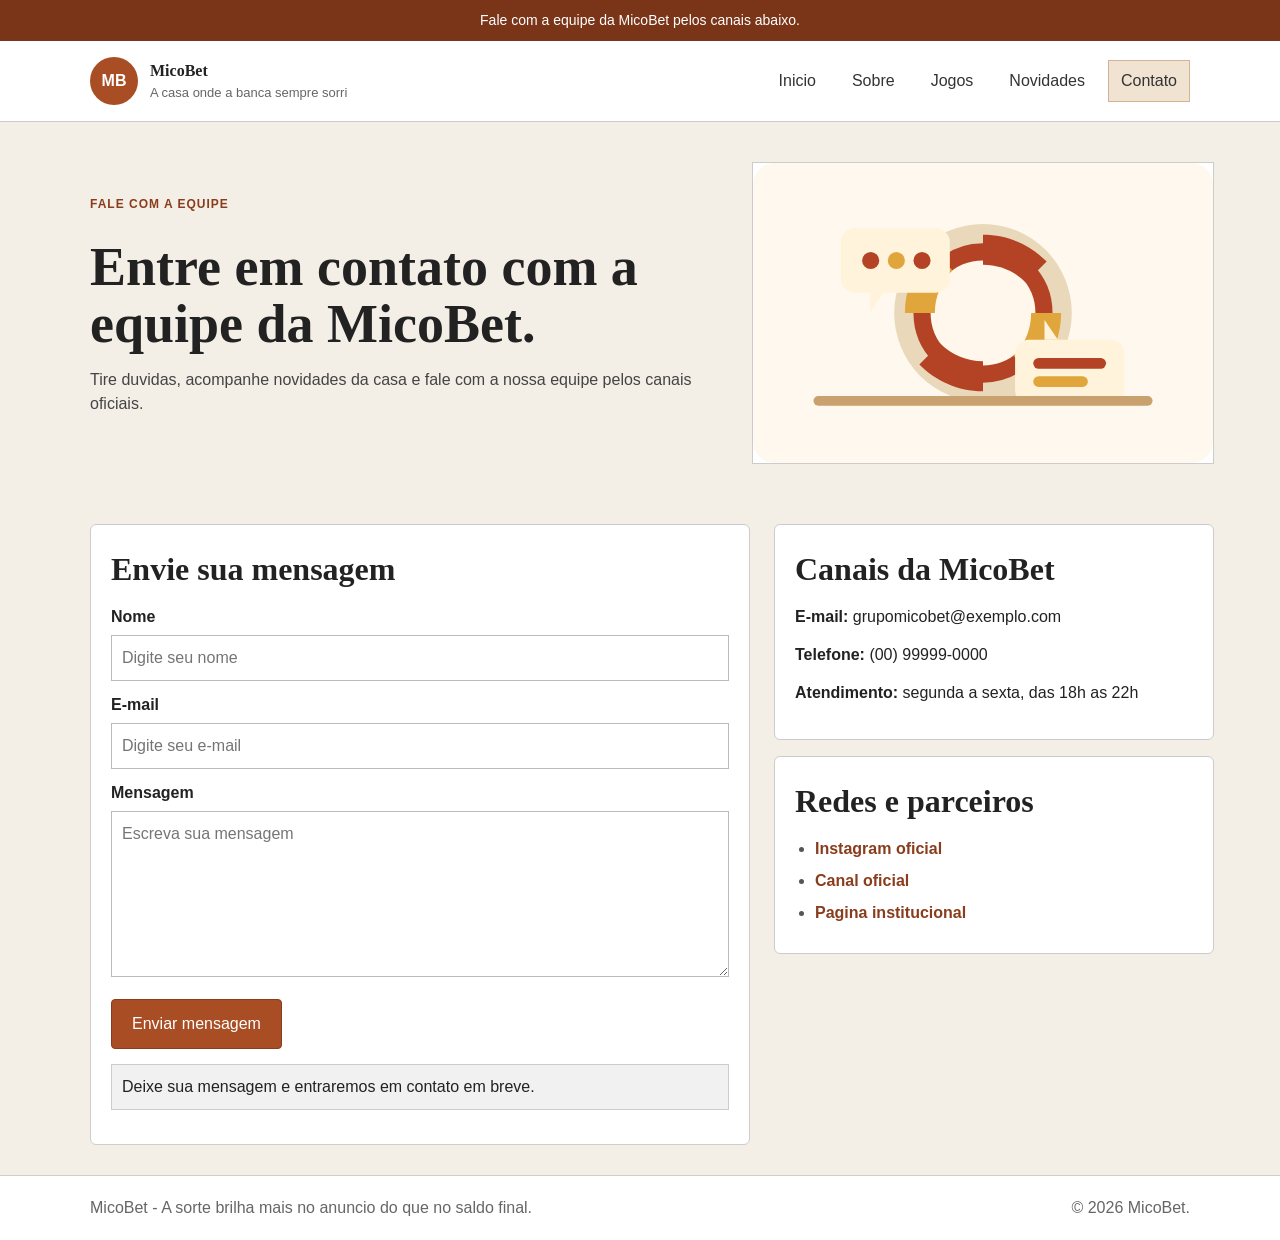
<file: contato.html>
<!DOCTYPE html>
<html lang="pt-BR">
<head>
    <meta charset="UTF-8">
    <meta name="viewport" content="width=device-width, initial-scale=1.0">
    <title>Contato | Fale com a equipe da MicoBet</title>
    <link rel="stylesheet" href="assets/css/estilo.css">
    <script src="assets/js/script.js" defer></script>
</head>
<body>
    <div class="announcement">
        <p>Fale com a equipe da MicoBet pelos canais abaixo.</p>
    </div>

    <header class="site-header">
        <div class="container site-header__inner">
            <a class="brand" href="index.html">
                <span class="brand__badge">MB</span>
                <span class="brand__text">
                    <strong>MicoBet</strong>
                    <small>A casa onde a banca sempre sorri</small>
                </span>
            </a>

            <button class="menu-toggle" type="button" aria-expanded="false" aria-label="Abrir menu">
                <span></span>
                <span></span>
                <span></span>
            </button>

            <nav class="site-nav">
                <a href="index.html">Inicio</a>
                <a href="sobre.html">Sobre</a>
                <a href="jogos.html">Jogos</a>
                <a href="novidades.html">Novidades</a>
                <a class="current" aria-current="page" href="contato.html">Contato</a>
            </nav>
        </div>
    </header>

    <main>
        <section class="page-hero page-top">
            <div class="container split-layout layout-grid layout-split">
                <div class="text-stack stack-md">
                    <p class="eyebrow">Fale com a equipe</p>
                    <h1>Entre em contato com a equipe da MicoBet.</h1>
                    <p>
                        Tire duvidas, acompanhe novidades da casa e fale com a nossa equipe pelos canais oficiais.
                    </p>
                </div>
                <div>
                    <img class="section-image" src="assets/images/contato-apoio.svg" alt="Ilustracao de contato e apoio">
                </div>
            </div>
        </section>

        <section class="section">
            <div class="container contact-layout layout-grid layout-contact">
                <form class="contact-form surface-card" id="formContato">
                    <h2>Envie sua mensagem</h2>

                    <label for="nome">Nome</label>
                    <input id="nome" name="nome" type="text" placeholder="Digite seu nome">

                    <label for="email">E-mail</label>
                    <input id="email" name="email" type="email" placeholder="Digite seu e-mail">

                    <label for="mensagem">Mensagem</label>
                    <textarea id="mensagem" name="mensagem" rows="6" placeholder="Escreva sua mensagem"></textarea>

                    <button class="button button--primary" type="submit">Enviar mensagem</button>
                    <p class="form-status" id="formStatus">Deixe sua mensagem e entraremos em contato em breve.</p>
                </form>

                <aside class="contact-sidebar stack-md">
                    <div class="aside-box surface-card card-pad">
                        <h2>Canais da MicoBet</h2>
                        <p><strong>E-mail:</strong> grupomicobet@exemplo.com</p>
                        <p><strong>Telefone:</strong> (00) 99999-0000</p>
                        <p><strong>Atendimento:</strong> segunda a sexta, das 18h as 22h</p>
                    </div>

                    <div class="aside-box surface-card card-pad">
                        <h2>Redes e parceiros</h2>
                        <ul class="social-links">
                            <li><a href="https://www.instagram.com/" target="_blank" rel="noopener noreferrer">Instagram oficial</a></li>
                            <li><a href="https://www.youtube.com/" target="_blank" rel="noopener noreferrer">Canal oficial</a></li>
                            <li><a href="https://www.linkedin.com/" target="_blank" rel="noopener noreferrer">Pagina institucional</a></li>
                        </ul>
                    </div>
                </aside>
            </div>
        </section>
    </main>

    <footer class="site-footer">
        <div class="container site-footer__inner">
            <p>MicoBet - A sorte brilha mais no anuncio do que no saldo final.</p>
            <p>&copy; <span id="anoAtual"></span> MicoBet.</p>
        </div>
    </footer>
</body>
</html>
</file>
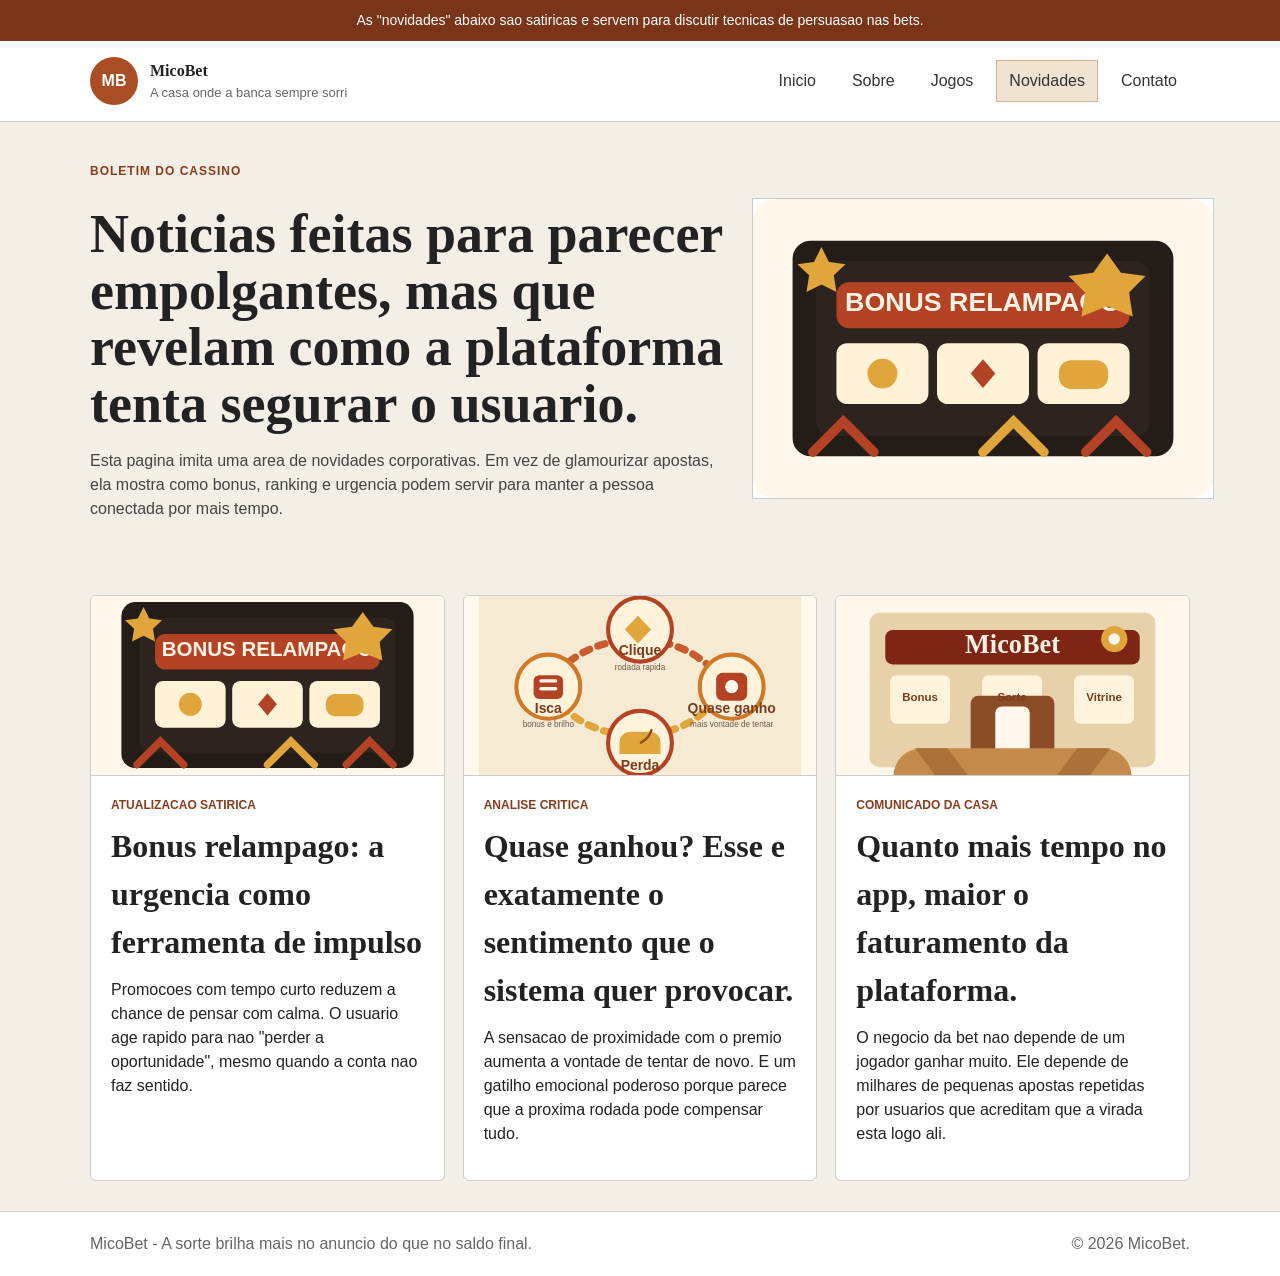
<file: novidades.html>
<!DOCTYPE html>
<html lang="pt-BR">
<head>
    <meta charset="UTF-8">
    <meta name="viewport" content="width=device-width, initial-scale=1.0">
    <title>Novidades | Noticias satiricas da MicoBet</title>
    <link rel="stylesheet" href="assets/css/estilo.css">
    <script src="assets/js/script.js" defer></script>
</head>
<body>
    <div class="announcement">
        <p>As "novidades" abaixo sao satiricas e servem para discutir tecnicas de persuasao nas bets.</p>
    </div>

    <header class="site-header">
        <div class="container site-header__inner">
            <a class="brand" href="index.html">
                <span class="brand__badge">MB</span>
                <span class="brand__text">
                    <strong>MicoBet</strong>
                    <small>A casa onde a banca sempre sorri</small>
                </span>
            </a>

            <button class="menu-toggle" type="button" aria-expanded="false" aria-label="Abrir menu">
                <span></span>
                <span></span>
                <span></span>
            </button>

            <nav class="site-nav">
                <a href="index.html">Inicio</a>
                <a href="sobre.html">Sobre</a>
                <a href="jogos.html">Jogos</a>
                <a class="current" aria-current="page" href="novidades.html">Novidades</a>
                <a href="contato.html">Contato</a>
            </nav>
        </div>
    </header>

    <main>
        <section class="page-hero page-top">
            <div class="container split-layout layout-grid layout-split">
                <div class="text-stack stack-md">
                    <p class="eyebrow">Boletim do cassino</p>
                    <h1>Noticias feitas para parecer empolgantes, mas que revelam como a plataforma tenta segurar o usuario.</h1>
                    <p>
                        Esta pagina imita uma area de novidades corporativas. Em vez de glamourizar apostas, ela
                        mostra como bonus, ranking e urgencia podem servir para manter a pessoa conectada por mais tempo.
                    </p>
                </div>
                <div>
                    <img class="section-image" src="assets/images/noticias-ilusao.svg" alt="Ilustracao satirica sobre propaganda de apostas">
                </div>
            </div>
        </section>

        <section class="section">
            <div class="container article-grid card-grid grid-three">
                <article class="article-card surface-card">
                    <img src="assets/images/noticias-ilusao.svg" alt="Tela de celular com promocoes exageradas">
                    <div>
                        <p class="article-card__meta">Atualizacao satirica</p>
                        <h2>Bonus relampago: a urgencia como ferramenta de impulso</h2>
                        <p>
                            Promocoes com tempo curto reduzem a chance de pensar com calma. O usuario age rapido para
                            nao "perder a oportunidade", mesmo quando a conta nao faz sentido.
                        </p>
                    </div>
                </article>

                <article class="article-card surface-card">
                    <img src="assets/images/ciclo-aposta.svg" alt="Ciclo visual de repeticao nas apostas">
                    <div>
                        <p class="article-card__meta">Analise critica</p>
                        <h2>Quase ganhou? Esse e exatamente o sentimento que o sistema quer provocar.</h2>
                        <p>
                            A sensacao de proximidade com o premio aumenta a vontade de tentar de novo. E um gatilho
                            emocional poderoso porque parece que a proxima rodada pode compensar tudo.
                        </p>
                    </div>
                </article>

                <article class="article-card surface-card">
                    <img src="assets/images/fachada-micobet.svg" alt="Fachada da empresa ficticia">
                    <div>
                        <p class="article-card__meta">Comunicado da casa</p>
                        <h2>Quanto mais tempo no app, maior o faturamento da plataforma.</h2>
                        <p>
                            O negocio da bet nao depende de um jogador ganhar muito. Ele depende de milhares de pequenas
                            apostas repetidas por usuarios que acreditam que a virada esta logo ali.
                        </p>
                    </div>
                </article>
            </div>
        </section>
    </main>

    <footer class="site-footer">
        <div class="container site-footer__inner">
            <p>MicoBet - A sorte brilha mais no anuncio do que no saldo final.</p>
            <p>&copy; <span id="anoAtual"></span> MicoBet.</p>
        </div>
    </footer>
</body>
</html>
</file>
<file: assets/css/estilo.css>
* {
    box-sizing: border-box;
}

body {
    margin: 0;
    min-width: 1200px;
    background: #f3eee6;
    color: #222;
    font-family: Arial, sans-serif;
    line-height: 1.5;
}

img {
    display: block;
    max-width: 100%;
}

a {
    color: #8a3d1d;
    text-decoration: none;
}

button,
input,
textarea {
    font: inherit;
}

button {
    border: 0;
}

p {
    margin: 0 0 14px;
}

ul {
    margin: 0;
    padding-left: 20px;
}

h1,
h2,
h3,
.brand__text strong {
    font-family: Georgia, "Times New Roman", serif;
}

h1 {
    margin: 0;
    font-size: 54px;
    line-height: 1.05;
}

h2 {
    margin: 0 0 12px;
    font-size: 32px;
}

h3 {
    margin: 0 0 8px;
    font-size: 22px;
}

.container {
    width: 1100px;
    margin: 0 auto;
}

.announcement {
    padding: 10px 15px;
    background: #7a3519;
    color: #fff;
    text-align: center;
    font-size: 14px;
}

.announcement p {
    margin: 0;
}

.site-header {
    background: #fff;
    border-bottom: 1px solid #ccc;
}

.site-header__inner {
    display: flex;
    align-items: center;
    justify-content: space-between;
    gap: 20px;
    padding: 16px 0;
}

.brand {
    display: flex;
    align-items: center;
    gap: 12px;
    color: #222;
}

.brand__badge {
    width: 48px;
    height: 48px;
    border-radius: 50%;
    background: #a94d24;
    color: #fff;
    display: flex;
    align-items: center;
    justify-content: center;
    font-weight: bold;
}

.brand__text {
    display: block;
}

.brand__text small {
    display: block;
    color: #666;
    font-size: 13px;
}

.site-nav {
    display: flex;
    gap: 10px;
}

.site-nav a {
    padding: 8px 12px;
    color: #333;
    border: 1px solid transparent;
}

.site-nav a.current,
.site-nav a:hover {
    background: #f1e3d2;
    border-color: #d4b394;
}

.menu-toggle {
    display: none;
}

.page-top {
    padding: 40px 0 30px;
}

.section {
    padding: 30px 0;
}

.section--contrast {
    background: #ece2d2;
    border-top: 1px solid #d5c5ae;
    border-bottom: 1px solid #d5c5ae;
}

.layout-grid {
    display: grid;
    gap: 24px;
}

.layout-split {
    grid-template-columns: 58% 42%;
    align-items: center;
}

.layout-rail {
    grid-template-columns: 65% 35%;
    align-items: start;
}

.layout-contact {
    grid-template-columns: 60% 40%;
    align-items: start;
}

.stack-md {
    display: grid;
    gap: 16px;
}

.card-grid {
    display: grid;
    gap: 18px;
}

.grid-three {
    grid-template-columns: repeat(3, 1fr);
}

.grid-two {
    grid-template-columns: repeat(2, 1fr);
}

.surface-card {
    background: #fff;
    border: 1px solid #ccc;
    border-radius: 6px;
}

.card-pad {
    padding: 20px;
}

.section-heading,
.hero__content,
.text-stack {
    max-width: 100%;
}

.eyebrow {
    margin: 0 0 10px;
    color: #8a3d1d;
    font-size: 12px;
    font-weight: bold;
    text-transform: uppercase;
    letter-spacing: 1px;
}

.lead,
.text-stack p:not(.eyebrow) {
    color: #444;
}

.hero__actions {
    display: flex;
    gap: 10px;
    margin: 18px 0;
}

.button {
    display: inline-block;
    padding: 12px 20px;
    background: #a94d24;
    color: #fff;
    border: 1px solid #8a3d1d;
    border-radius: 4px;
    cursor: pointer;
}

.button--ghost {
    background: #fff;
    color: #8a3d1d;
}

.fact-card strong {
    display: block;
    margin-bottom: 6px;
    color: #8a3d1d;
    font-size: 28px;
}

.fact-card span,
.mini-note,
.history-list,
.check-list,
.social-links,
.stat-box span {
    color: #555;
}

.info-card__number {
    display: inline-flex;
    align-items: center;
    justify-content: center;
    width: 38px;
    height: 38px;
    margin-bottom: 12px;
    background: #f1e3d2;
    color: #8a3d1d;
    border-radius: 50%;
    font-weight: bold;
}

.panel-card,
.article-card {
    overflow: hidden;
}

.panel-card {
    display: flex;
}

.panel-card img {
    width: 40%;
    object-fit: cover;
}

.panel-card div,
.article-card div {
    padding: 20px;
}

.text-link,
.social-links a {
    color: #8a3d1d;
    font-weight: bold;
}

.section-image {
    width: 100%;
    border: 1px solid #ccc;
    background: #fff;
}

.check-list li,
.social-links li,
.history-list li {
    margin-bottom: 8px;
}

.timeline__item {
    display: grid;
    grid-template-columns: 90px 1fr;
    gap: 15px;
    align-items: start;
    padding: 15px;
}

.timeline__item span {
    display: inline-block;
    padding: 8px 10px;
    background: #f1e3d2;
    color: #8a3d1d;
    font-weight: bold;
    text-align: center;
}

.team-card {
    text-align: center;
}

.team-card img {
    width: 180px;
    max-width: 100%;
    margin: 0 auto 12px;
}

.mascot-card {
    padding: 20px;
    text-align: center;
}

.mascot-card img {
    width: 320px;
    max-width: 100%;
    margin: 0 auto;
}

.warning-card {
    background: #fff7e7;
}

.saldo-card {
    display: grid;
    grid-template-columns: 150px 1fr;
    gap: 20px;
    padding: 20px;
    background: #fff7eb;
}

.saldo-card strong {
    display: block;
    margin-bottom: 6px;
    color: #8a3d1d;
    font-size: 42px;
}

.saldo-card__label {
    display: block;
    margin-bottom: 6px;
    color: #555;
    font-size: 14px;
}

.slot-machine__intro {
    margin-bottom: 15px;
}

.slot-machine__cabinet {
    padding: 15px;
    background: #eeeeee;
    border: 1px solid #bbb;
    border-radius: 6px;
}

.slot-machine__lights {
    display: none;
}

.slot-machine__screen {
    padding: 15px;
    background: #fff;
    border: 1px solid #bbb;
    border-radius: 6px;
}

.slot-machine__bar {
    display: flex;
    justify-content: space-between;
    gap: 12px;
    margin-bottom: 15px;
    color: #444;
    font-size: 14px;
}

.slot-reels {
    display: grid;
    grid-template-columns: repeat(3, 1fr);
    gap: 15px;
}

.slot-reel {
    min-height: 160px;
    padding: 10px;
    border: 2px solid #999;
    border-radius: 6px;
    background: #f8f8f8;
    display: flex;
    align-items: center;
    justify-content: center;
}

.slot-reel::before,
.slot-reel::after {
    display: none;
}

.slot-reel.is-spinning {
    background: #ececec;
}

.slot-symbol {
    width: 100%;
    min-height: 120px;
    padding: 20px 10px;
    border-radius: 4px;
    color: #fff;
    text-align: center;
}

.slot-symbol__name {
    display: block;
    font-size: 30px;
    font-weight: bold;
    margin-bottom: 8px;
}

.slot-symbol__hint,
.symbol-badge {
    font-size: 12px;
    text-transform: uppercase;
    letter-spacing: 1px;
}

.slot-symbol[data-symbol="banana"],
.symbol-badge[data-symbol="banana"] {
    background: #d1a12f;
}

.slot-symbol[data-symbol="cofre"],
.symbol-badge[data-symbol="cofre"] {
    background: #8a6b2e;
}

.slot-symbol[data-symbol="coroa"],
.symbol-badge[data-symbol="coroa"] {
    background: #8b3e55;
}

.slot-symbol[data-symbol="mico"],
.symbol-badge[data-symbol="mico"] {
    background: #8a4a22;
}

.slot-actions {
    display: flex;
    justify-content: center;
    gap: 10px;
    margin-top: 15px;
}

.spin-button {
    min-width: 180px;
}

.paytable-list {
    margin: 0;
    padding: 0;
    list-style: none;
}

.paytable-list li {
    margin-bottom: 10px;
    padding: 12px;
    border: 1px solid #ddd;
    background: #fafafa;
}

.paytable-symbols {
    display: flex;
    gap: 6px;
    margin-bottom: 8px;
}

.symbol-badge {
    display: inline-block;
    min-width: 70px;
    padding: 8px 10px;
    color: #fff;
    text-align: center;
    font-weight: bold;
    border-radius: 4px;
}

.status-panel {
    padding: 15px;
    border: 1px solid #ccc;
    border-radius: 6px;
    font-weight: bold;
}

.status-panel--neutral {
    background: #f7efd0;
    color: #6c5413;
}

.status-panel--loss {
    background: #f4dddd;
    color: #7b2e21;
}

.status-panel--normal {
    background: #f6ead2;
    color: #7a5614;
}

.status-panel--super {
    background: #eedce4;
    color: #6d2138;
}

.status-panel--mega {
    background: #dfeee5;
    color: #23543a;
}

.stat-box strong {
    display: block;
    margin-top: 6px;
    color: #8a3d1d;
    font-size: 32px;
}

.history-list {
    padding-left: 20px;
}

.article-card img {
    width: 100%;
    height: 180px;
    object-fit: cover;
    border-bottom: 1px solid #ccc;
}

.article-card__meta {
    margin: 0 0 8px;
    color: #8a3d1d;
    font-size: 12px;
    font-weight: bold;
    text-transform: uppercase;
}

.contact-form {
    padding: 20px;
}

.contact-form label {
    display: block;
    margin: 12px 0 6px;
    font-weight: bold;
}

.contact-form input,
.contact-form textarea {
    width: 100%;
    padding: 10px;
    border: 1px solid #bbb;
    background: #fff;
}

.contact-form textarea {
    min-height: 150px;
    resize: vertical;
}

.contact-form button {
    margin-top: 15px;
}

.form-status {
    margin-top: 15px;
    padding: 10px;
    background: #f1f1f1;
    border: 1px solid #ccc;
}

.form-status.is-error {
    background: #f4dddd;
    color: #7b2e21;
}

.form-status.is-success {
    background: #dfeee5;
    color: #23543a;
}

.site-footer {
    padding: 20px 0;
    background: #fff;
    border-top: 1px solid #ccc;
}

.site-footer__inner {
    display: flex;
    justify-content: space-between;
    gap: 15px;
    color: #666;
}

.site-footer__inner p {
    margin: 0;
}
</file>
